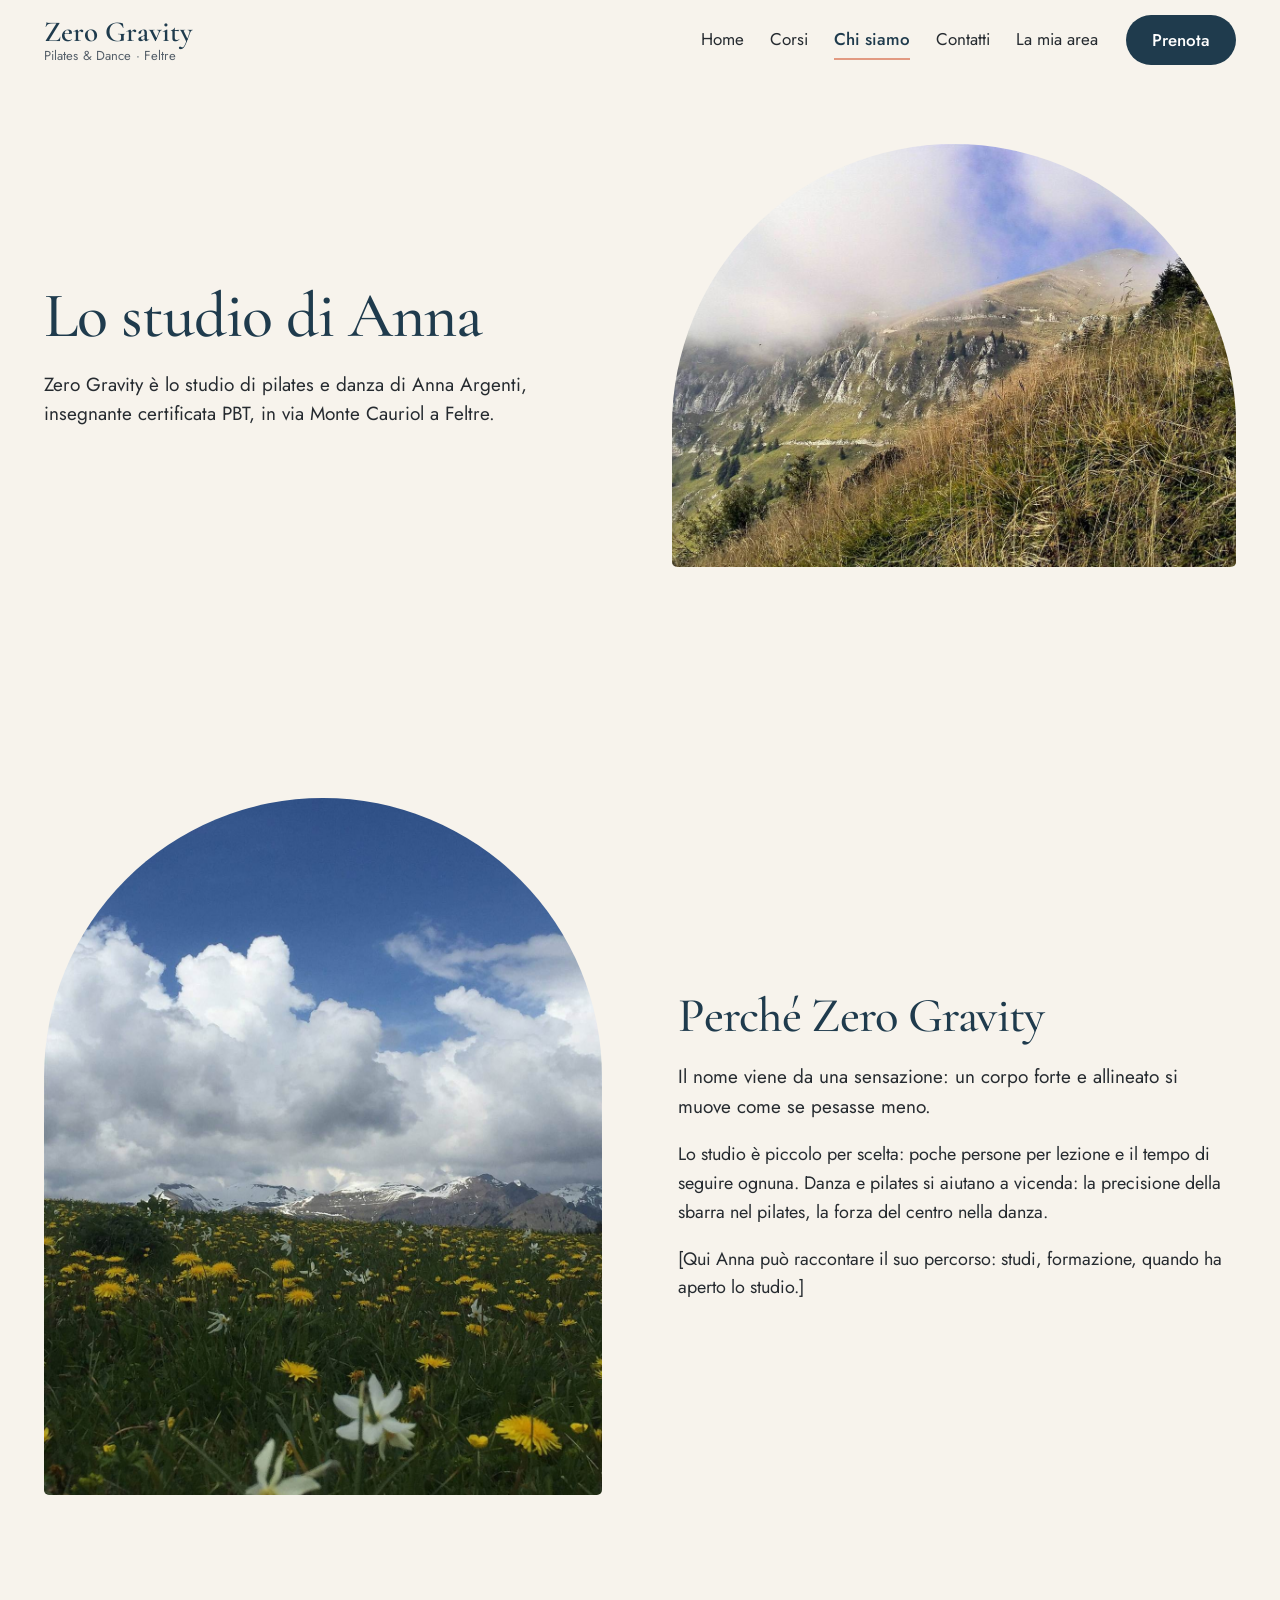
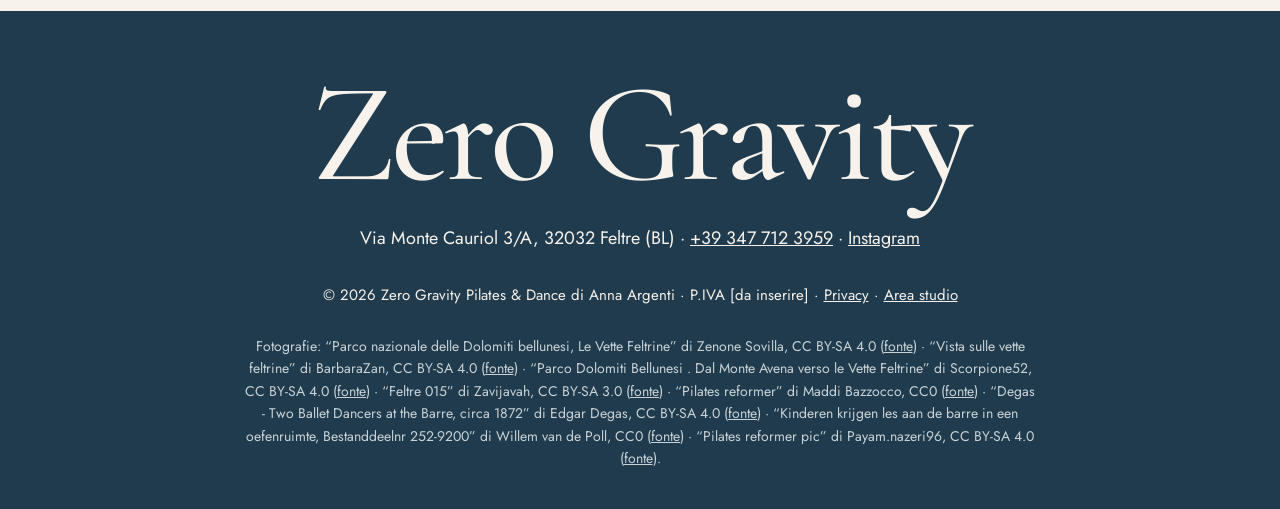
<file: chi-siamo.html>
<!doctype html>
<html lang="it" class="no-js">
<head>
<meta charset="utf-8">
<meta name="viewport" content="width=device-width, initial-scale=1, viewport-fit=cover">
<title>Chi siamo | Zero Gravity Pilates & Dance, Feltre</title>
<meta name="description" content="Zero Gravity è lo studio di pilates e danza di Anna Argenti a Feltre, insegnante certificata PBT.">
<link rel="canonical" href="https://www.zerogravityfeltre.it/chi-siamo">
<meta property="og:title" content="Chi siamo | Zero Gravity Pilates & Dance, Feltre">
<meta property="og:description" content="Zero Gravity è lo studio di pilates e danza di Anna Argenti a Feltre, insegnante certificata PBT.">
<meta property="og:image" content="https://www.zerogravityfeltre.it/img/reformer-studio.jpg">
<meta name="theme-color" content="#1F3B4D">
<link rel="icon" href="img/favicon.svg" type="image/svg+xml">
<link rel="manifest" href="manifest.webmanifest">
<link rel="apple-touch-icon" href="img/icon-192.png">
<meta name="apple-mobile-web-app-title" content="Zero Gravity">
<link rel="preload" href="fonts/jost-latin-400-normal.woff2" as="font" type="font/woff2" crossorigin>
<link rel="preload" href="fonts/cormorant-garamond-latin-500-normal.woff2" as="font" type="font/woff2" crossorigin>
<link rel="stylesheet" href="css/style.css">
<script>document.documentElement.classList.remove('no-js')</script>
</head>
<body>
<div class="demo-bar" data-demo-bar hidden>Versione di prova: lezioni e prenotazioni restano solo su questo dispositivo e non arrivano a nessuno.</div>
<a class="skip" href="#main">Vai al contenuto</a>
<header class="topbar">
  <div class="wrap topbar-in">
    <a class="wordmark" href="index.html" aria-label="Zero Gravity Pilates &amp; Dance, torna alla home">Zero Gravity<span>Pilates &amp; Dance · Feltre</span></a>
    <nav class="topnav" id="menu" aria-label="Principale">
      <div class="topnav-links">
        <a href="index.html">Home</a>
        <a href="corsi.html">Corsi</a>
        <a href="chi-siamo.html" aria-current="page">Chi siamo</a>
        <a href="contatti.html">Contatti</a>
        <a href="area-clienti.html">La mia area</a>
      </div>
      <a class="btn topnav-cta" href="prenota.html">Prenota</a>
      <div class="topnav-extra">
        <a class="btn btn--wa btn--block" href="https://wa.me/393477123959?text=Ciao%20Anna%2C%20ti%20scrivo%20dal%20sito%20di%20Zero%20Gravity." rel="noopener">Scrivi su WhatsApp</a>
        <a class="btn btn--soft btn--block" href="tel:+393477123959">Chiama +39 347 712 3959</a>
      </div>
    </nav>
    <a class="btn btn--small topbar-cta" href="prenota.html">Prenota</a>
    <button class="burger" type="button" aria-expanded="false" aria-controls="menu" aria-label="Apri il menu"><span></span><span></span><span></span></button>
  </div>
</header>
<main id="main">
<section class="page-hero" aria-labelledby="chi-title">
  <div class="page-hero-text">
    <h1 id="chi-title" class="reveal">Lo studio di Anna</h1>
    <p class="lead reveal" style="--d:80ms">Zero Gravity è lo studio di pilates e danza di Anna Argenti, insegnante certificata PBT, in via Monte Cauriol a Feltre.</p>
  </div>
  <figure><img src="img/vette-nebbia.jpg" alt="Le Vette Feltrine tra la nebbia, sopra Feltre" width="1920" height="1080" fetchpriority="high"></figure>
</section>

<section class="section" aria-labelledby="perche-title">
  <div class="wrap split">
    <figure class="arch reveal"><img src="img/avena-prato.jpg" alt="Prato fiorito sul Monte Avena con le montagne sullo sfondo" width="1500" height="2000" loading="lazy"></figure>
    <div>
      <h2 id="perche-title" class="reveal">Perché Zero Gravity</h2>
      <p class="lead reveal" style="--d:80ms">Il nome viene da una sensazione: un corpo forte e allineato si muove come se pesasse meno.</p>
      <p class="reveal" style="--d:140ms">Lo studio è piccolo per scelta: poche persone per lezione e il tempo di seguire ognuna. Danza e pilates si aiutano a vicenda: la precisione della sbarra nel pilates, la forza del centro nella danza.</p>
      <p class="reveal" style="--d:180ms">[Qui Anna può raccontare il suo percorso: studi, formazione, quando ha aperto lo studio.]</p>
    </div>
  </div>
</section>
</main>
<footer class="site-footer site-footer--simple">
  <div class="wrap footer-simple">
    <p class="footer-name" aria-hidden="true">Zero Gravity</p>
    <p>Via Monte Cauriol 3/A, 32032 Feltre (BL) · <a href="tel:+393477123959">+39 347 712 3959</a> · <a href="https://www.instagram.com/zero_gravity_pilates_and_dance/" rel="noopener">Instagram</a></p>
    <p class="small">© <span data-year>2026</span> Zero Gravity Pilates &amp; Dance di Anna Argenti · P.IVA [da inserire] · <a href="privacy.html">Privacy</a> · <a href="studio.html">Area studio</a></p>
  </div>
  <p class="credits">Fotografie: “Parco nazionale delle Dolomiti bellunesi, Le Vette Feltrine” di Zenone Sovilla, CC BY-SA 4.0 (<a href="https://commons.wikimedia.org/w/index.php?curid=91440854" rel="noopener">fonte</a>) · “Vista sulle vette feltrine” di BarbaraZan, CC BY-SA 4.0 (<a href="https://commons.wikimedia.org/w/index.php?curid=193949999" rel="noopener">fonte</a>) · “Parco Dolomiti Bellunesi . Dal Monte Avena verso le Vette Feltrine” di Scorpione52, CC BY-SA 4.0 (<a href="https://commons.wikimedia.org/w/index.php?curid=79649779" rel="noopener">fonte</a>) · “Feltre 015” di Zavijavah, CC BY-SA 3.0 (<a href="https://commons.wikimedia.org/w/index.php?curid=5078667" rel="noopener">fonte</a>) · “Pilates reformer” di Maddi Bazzocco, CC0 (<a href="https://commons.wikimedia.org/w/index.php?curid=77785256" rel="noopener">fonte</a>) · “Degas - Two Ballet Dancers at the Barre, circa 1872” di Edgar Degas, CC BY-SA 4.0 (<a href="https://commons.wikimedia.org/w/index.php?curid=78385907" rel="noopener">fonte</a>) · “Kinderen krijgen les aan de barre in een oefenruimte, Bestanddeelnr 252-9200” di Willem van de Poll, CC0 (<a href="https://commons.wikimedia.org/w/index.php?curid=66651863" rel="noopener">fonte</a>) · “Pilates reformer pic” di Payam.nazeri96, CC BY-SA 4.0 (<a href="https://commons.wikimedia.org/w/index.php?curid=179905146" rel="noopener">fonte</a>).</p>
</footer>
<div class="quickbar" aria-label="Contatti rapidi">
  <a class="btn btn--soft" href="tel:+393477123959">Chiama</a>
  <a class="btn btn--wa" href="https://wa.me/393477123959?text=Ciao%20Anna%2C%20ti%20scrivo%20dal%20sito%20di%20Zero%20Gravity." rel="noopener">WhatsApp</a>
</div>
<div class="toast" role="status" aria-live="polite"></div>
<script src="js/core.js" defer></script>
<script src="js/demo.js" defer></script>
<script src="js/site.js" defer></script>
</body>
</html>
</file>
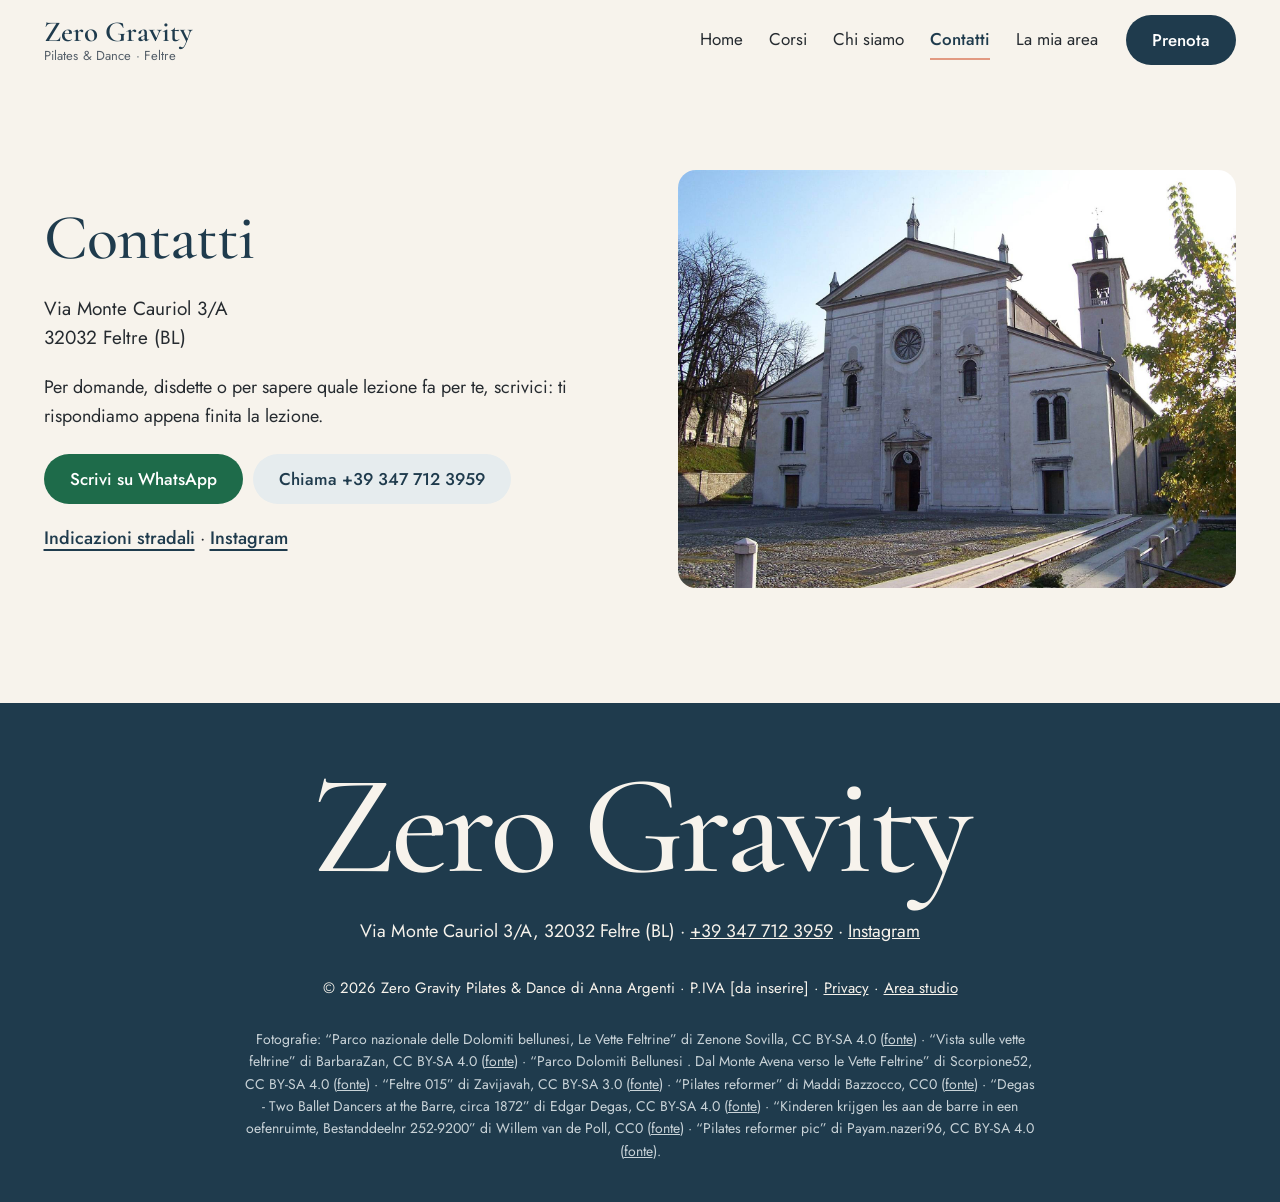
<file: contatti.html>
<!doctype html>
<html lang="it" class="no-js">
<head>
<meta charset="utf-8">
<meta name="viewport" content="width=device-width, initial-scale=1, viewport-fit=cover">
<title>Contatti | Zero Gravity Pilates & Dance, Feltre</title>
<meta name="description" content="Zero Gravity, via Monte Cauriol 3/A, Feltre. Telefono e WhatsApp +39 347 712 3959.">
<link rel="canonical" href="https://www.zerogravityfeltre.it/contatti">
<meta property="og:title" content="Contatti | Zero Gravity Pilates & Dance, Feltre">
<meta property="og:description" content="Zero Gravity, via Monte Cauriol 3/A, Feltre. Telefono e WhatsApp +39 347 712 3959.">
<meta property="og:image" content="https://www.zerogravityfeltre.it/img/reformer-studio.jpg">
<meta name="theme-color" content="#1F3B4D">
<link rel="icon" href="img/favicon.svg" type="image/svg+xml">
<link rel="manifest" href="manifest.webmanifest">
<link rel="apple-touch-icon" href="img/icon-192.png">
<meta name="apple-mobile-web-app-title" content="Zero Gravity">
<link rel="preload" href="fonts/jost-latin-400-normal.woff2" as="font" type="font/woff2" crossorigin>
<link rel="preload" href="fonts/cormorant-garamond-latin-500-normal.woff2" as="font" type="font/woff2" crossorigin>
<link rel="stylesheet" href="css/style.css">
<script>document.documentElement.classList.remove('no-js')</script>
</head>
<body>
<div class="demo-bar" data-demo-bar hidden>Versione di prova: lezioni e prenotazioni restano solo su questo dispositivo e non arrivano a nessuno.</div>
<a class="skip" href="#main">Vai al contenuto</a>
<header class="topbar">
  <div class="wrap topbar-in">
    <a class="wordmark" href="index.html" aria-label="Zero Gravity Pilates &amp; Dance, torna alla home">Zero Gravity<span>Pilates &amp; Dance · Feltre</span></a>
    <nav class="topnav" id="menu" aria-label="Principale">
      <div class="topnav-links">
        <a href="index.html">Home</a>
        <a href="corsi.html">Corsi</a>
        <a href="chi-siamo.html">Chi siamo</a>
        <a href="contatti.html" aria-current="page">Contatti</a>
        <a href="area-clienti.html">La mia area</a>
      </div>
      <a class="btn topnav-cta" href="prenota.html">Prenota</a>
      <div class="topnav-extra">
        <a class="btn btn--wa btn--block" href="https://wa.me/393477123959?text=Ciao%20Anna%2C%20ti%20scrivo%20dal%20sito%20di%20Zero%20Gravity." rel="noopener">Scrivi su WhatsApp</a>
        <a class="btn btn--soft btn--block" href="tel:+393477123959">Chiama +39 347 712 3959</a>
      </div>
    </nav>
    <a class="btn btn--small topbar-cta" href="prenota.html">Prenota</a>
    <button class="burger" type="button" aria-expanded="false" aria-controls="menu" aria-label="Apri il menu"><span></span><span></span><span></span></button>
  </div>
</header>
<main id="main">
<section class="section" style="padding-top:clamp(48px,7vw,104px)" aria-labelledby="contatti-title">
  <div class="wrap split">
    <div>
      <h1 id="contatti-title" class="reveal">Contatti</h1>
      <address class="lead reveal" style="--d:80ms;font-style:normal;margin-top:24px">Via Monte Cauriol 3/A<br>32032 Feltre (BL)</address>
      <p class="reveal" style="--d:120ms;margin-top:20px">Per domande, disdette o per sapere quale lezione fa per te, scrivici: ti rispondiamo appena finita la lezione.</p>
      <div class="contact-actions reveal" style="--d:160ms">
        <a class="btn btn--wa" href="https://wa.me/393477123959?text=Ciao%20Anna%2C%20ti%20scrivo%20dal%20sito%20di%20Zero%20Gravity." rel="noopener">Scrivi su WhatsApp</a>
        <a class="btn btn--soft" href="tel:+393477123959">Chiama +39 347 712 3959</a>
      </div>
      <p class="reveal" style="--d:200ms;margin-top:20px"><a class="link" href="https://maps.google.com/?daddr=Via+Monte+Cauriol+3A+32032+Feltre" rel="noopener">Indicazioni stradali</a> · <a class="link" href="https://www.instagram.com/zero_gravity_pilates_and_dance/" rel="noopener">Instagram</a></p>
    </div>
    <figure class="reveal contact-photo"><img src="img/feltre-duomo.jpg" alt="Una chiesa nel centro di Feltre in autunno" width="1920" height="1440" loading="lazy"></figure>
  </div>
</section>
</main>
<footer class="site-footer site-footer--simple">
  <div class="wrap footer-simple">
    <p class="footer-name" aria-hidden="true">Zero Gravity</p>
    <p>Via Monte Cauriol 3/A, 32032 Feltre (BL) · <a href="tel:+393477123959">+39 347 712 3959</a> · <a href="https://www.instagram.com/zero_gravity_pilates_and_dance/" rel="noopener">Instagram</a></p>
    <p class="small">© <span data-year>2026</span> Zero Gravity Pilates &amp; Dance di Anna Argenti · P.IVA [da inserire] · <a href="privacy.html">Privacy</a> · <a href="studio.html">Area studio</a></p>
  </div>
  <p class="credits">Fotografie: “Parco nazionale delle Dolomiti bellunesi, Le Vette Feltrine” di Zenone Sovilla, CC BY-SA 4.0 (<a href="https://commons.wikimedia.org/w/index.php?curid=91440854" rel="noopener">fonte</a>) · “Vista sulle vette feltrine” di BarbaraZan, CC BY-SA 4.0 (<a href="https://commons.wikimedia.org/w/index.php?curid=193949999" rel="noopener">fonte</a>) · “Parco Dolomiti Bellunesi . Dal Monte Avena verso le Vette Feltrine” di Scorpione52, CC BY-SA 4.0 (<a href="https://commons.wikimedia.org/w/index.php?curid=79649779" rel="noopener">fonte</a>) · “Feltre 015” di Zavijavah, CC BY-SA 3.0 (<a href="https://commons.wikimedia.org/w/index.php?curid=5078667" rel="noopener">fonte</a>) · “Pilates reformer” di Maddi Bazzocco, CC0 (<a href="https://commons.wikimedia.org/w/index.php?curid=77785256" rel="noopener">fonte</a>) · “Degas - Two Ballet Dancers at the Barre, circa 1872” di Edgar Degas, CC BY-SA 4.0 (<a href="https://commons.wikimedia.org/w/index.php?curid=78385907" rel="noopener">fonte</a>) · “Kinderen krijgen les aan de barre in een oefenruimte, Bestanddeelnr 252-9200” di Willem van de Poll, CC0 (<a href="https://commons.wikimedia.org/w/index.php?curid=66651863" rel="noopener">fonte</a>) · “Pilates reformer pic” di Payam.nazeri96, CC BY-SA 4.0 (<a href="https://commons.wikimedia.org/w/index.php?curid=179905146" rel="noopener">fonte</a>).</p>
</footer>
<div class="quickbar" aria-label="Contatti rapidi">
  <a class="btn btn--soft" href="tel:+393477123959">Chiama</a>
  <a class="btn btn--wa" href="https://wa.me/393477123959?text=Ciao%20Anna%2C%20ti%20scrivo%20dal%20sito%20di%20Zero%20Gravity." rel="noopener">WhatsApp</a>
</div>
<div class="toast" role="status" aria-live="polite"></div>
<script src="js/core.js" defer></script>
<script src="js/demo.js" defer></script>
<script src="js/site.js" defer></script>
</body>
</html>
</file>
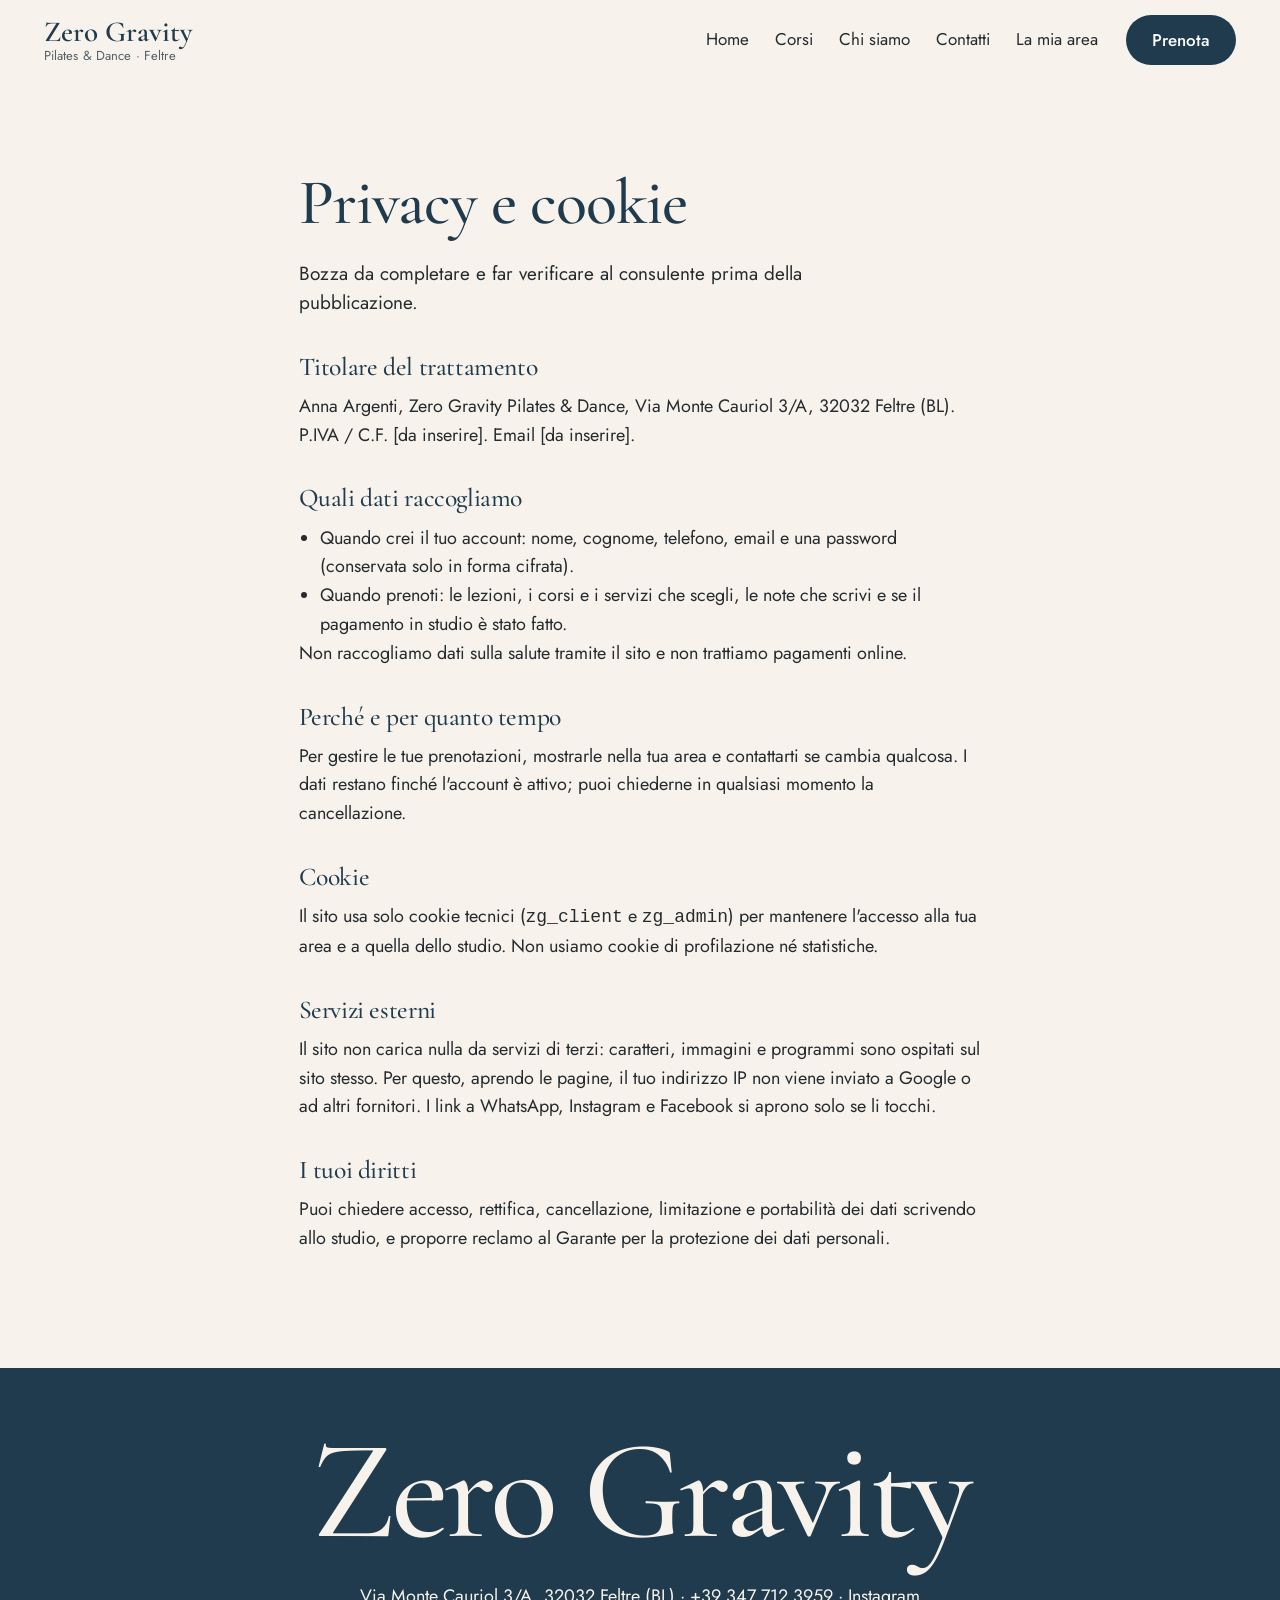
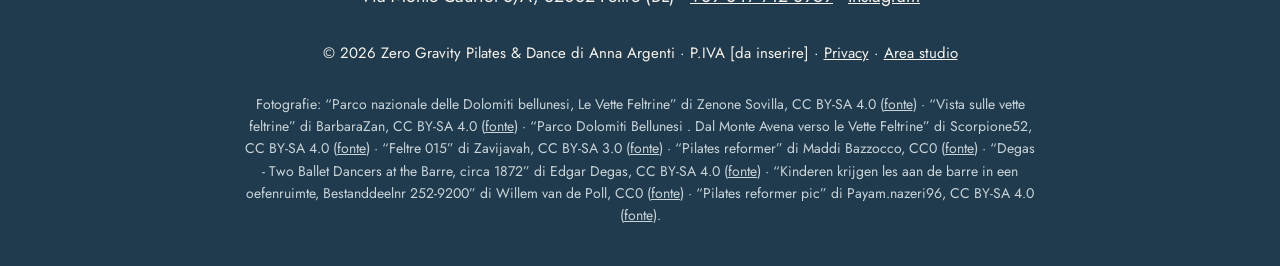
<file: privacy.html>
<!doctype html>
<html lang="it" class="no-js">
<head>
<meta charset="utf-8">
<meta name="viewport" content="width=device-width, initial-scale=1, viewport-fit=cover">
<title>Privacy e cookie | Zero Gravity Pilates & Dance</title>
<meta name="description" content="Informativa privacy e cookie del sito di Zero Gravity Pilates & Dance, Feltre.">
<link rel="canonical" href="https://www.zerogravityfeltre.it/privacy">
<meta property="og:title" content="Privacy e cookie | Zero Gravity Pilates & Dance">
<meta property="og:description" content="Informativa privacy e cookie del sito di Zero Gravity Pilates & Dance, Feltre.">
<meta property="og:image" content="https://www.zerogravityfeltre.it/img/reformer-studio.jpg">
<meta name="theme-color" content="#1F3B4D">
<link rel="icon" href="img/favicon.svg" type="image/svg+xml">
<link rel="manifest" href="manifest.webmanifest">
<link rel="apple-touch-icon" href="img/icon-192.png">
<meta name="apple-mobile-web-app-title" content="Zero Gravity">
<link rel="preload" href="fonts/jost-latin-400-normal.woff2" as="font" type="font/woff2" crossorigin>
<link rel="preload" href="fonts/cormorant-garamond-latin-500-normal.woff2" as="font" type="font/woff2" crossorigin>
<link rel="stylesheet" href="css/style.css">
<script>document.documentElement.classList.remove('no-js')</script>
</head>
<body>
<div class="demo-bar" data-demo-bar hidden>Versione di prova: lezioni e prenotazioni restano solo su questo dispositivo e non arrivano a nessuno.</div>
<a class="skip" href="#main">Vai al contenuto</a>
<header class="topbar">
  <div class="wrap topbar-in">
    <a class="wordmark" href="index.html" aria-label="Zero Gravity Pilates &amp; Dance, torna alla home">Zero Gravity<span>Pilates &amp; Dance · Feltre</span></a>
    <nav class="topnav" id="menu" aria-label="Principale">
      <div class="topnav-links">
        <a href="index.html">Home</a>
        <a href="corsi.html">Corsi</a>
        <a href="chi-siamo.html">Chi siamo</a>
        <a href="contatti.html">Contatti</a>
        <a href="area-clienti.html">La mia area</a>
      </div>
      <a class="btn topnav-cta" href="prenota.html">Prenota</a>
      <div class="topnav-extra">
        <a class="btn btn--wa btn--block" href="https://wa.me/393477123959?text=Ciao%20Anna%2C%20ti%20scrivo%20dal%20sito%20di%20Zero%20Gravity." rel="noopener">Scrivi su WhatsApp</a>
        <a class="btn btn--soft btn--block" href="tel:+393477123959">Chiama +39 347 712 3959</a>
      </div>
    </nav>
    <a class="btn btn--small topbar-cta" href="prenota.html">Prenota</a>
    <button class="burger" type="button" aria-expanded="false" aria-controls="menu" aria-label="Apri il menu"><span></span><span></span><span></span></button>
  </div>
</header>
<main id="main">
<section class="section" style="padding-top:clamp(48px,7vw,104px)" aria-labelledby="privacy-title">
  <div class="wrap prose">
    <h1 id="privacy-title">Privacy e cookie</h1>
    <p class="lead" style="margin-top:24px">Bozza da completare e far verificare al consulente prima della pubblicazione.</p>
    <h2>Titolare del trattamento</h2>
    <p>Anna Argenti, Zero Gravity Pilates &amp; Dance, Via Monte Cauriol 3/A, 32032 Feltre (BL). P.IVA / C.F. [da inserire]. Email [da inserire].</p>
    <h2>Quali dati raccogliamo</h2>
    <ul>
      <li>Quando crei il tuo account: nome, cognome, telefono, email e una password (conservata solo in forma cifrata).</li>
      <li>Quando prenoti: le lezioni, i corsi e i servizi che scegli, le note che scrivi e se il pagamento in studio è stato fatto.</li>
    </ul>
    <p>Non raccogliamo dati sulla salute tramite il sito e non trattiamo pagamenti online.</p>
    <h2>Perché e per quanto tempo</h2>
    <p>Per gestire le tue prenotazioni, mostrarle nella tua area e contattarti se cambia qualcosa. I dati restano finché l'account è attivo; puoi chiederne in qualsiasi momento la cancellazione.</p>
    <h2>Cookie</h2>
    <p>Il sito usa solo cookie tecnici (<code>zg_client</code> e <code>zg_admin</code>) per mantenere l'accesso alla tua area e a quella dello studio. Non usiamo cookie di profilazione né statistiche.</p>
    <h2>Servizi esterni</h2>
    <p>Il sito non carica nulla da servizi di terzi: caratteri, immagini e programmi sono ospitati sul sito stesso. Per questo, aprendo le pagine, il tuo indirizzo IP non viene inviato a Google o ad altri fornitori. I link a WhatsApp, Instagram e Facebook si aprono solo se li tocchi.</p>
    <h2>I tuoi diritti</h2>
    <p>Puoi chiedere accesso, rettifica, cancellazione, limitazione e portabilità dei dati scrivendo allo studio, e proporre reclamo al Garante per la protezione dei dati personali.</p>
  </div>
</section>
</main>
<footer class="site-footer site-footer--simple">
  <div class="wrap footer-simple">
    <p class="footer-name" aria-hidden="true">Zero Gravity</p>
    <p>Via Monte Cauriol 3/A, 32032 Feltre (BL) · <a href="tel:+393477123959">+39 347 712 3959</a> · <a href="https://www.instagram.com/zero_gravity_pilates_and_dance/" rel="noopener">Instagram</a></p>
    <p class="small">© <span data-year>2026</span> Zero Gravity Pilates &amp; Dance di Anna Argenti · P.IVA [da inserire] · <a href="privacy.html">Privacy</a> · <a href="studio.html">Area studio</a></p>
  </div>
  <p class="credits">Fotografie: “Parco nazionale delle Dolomiti bellunesi, Le Vette Feltrine” di Zenone Sovilla, CC BY-SA 4.0 (<a href="https://commons.wikimedia.org/w/index.php?curid=91440854" rel="noopener">fonte</a>) · “Vista sulle vette feltrine” di BarbaraZan, CC BY-SA 4.0 (<a href="https://commons.wikimedia.org/w/index.php?curid=193949999" rel="noopener">fonte</a>) · “Parco Dolomiti Bellunesi . Dal Monte Avena verso le Vette Feltrine” di Scorpione52, CC BY-SA 4.0 (<a href="https://commons.wikimedia.org/w/index.php?curid=79649779" rel="noopener">fonte</a>) · “Feltre 015” di Zavijavah, CC BY-SA 3.0 (<a href="https://commons.wikimedia.org/w/index.php?curid=5078667" rel="noopener">fonte</a>) · “Pilates reformer” di Maddi Bazzocco, CC0 (<a href="https://commons.wikimedia.org/w/index.php?curid=77785256" rel="noopener">fonte</a>) · “Degas - Two Ballet Dancers at the Barre, circa 1872” di Edgar Degas, CC BY-SA 4.0 (<a href="https://commons.wikimedia.org/w/index.php?curid=78385907" rel="noopener">fonte</a>) · “Kinderen krijgen les aan de barre in een oefenruimte, Bestanddeelnr 252-9200” di Willem van de Poll, CC0 (<a href="https://commons.wikimedia.org/w/index.php?curid=66651863" rel="noopener">fonte</a>) · “Pilates reformer pic” di Payam.nazeri96, CC BY-SA 4.0 (<a href="https://commons.wikimedia.org/w/index.php?curid=179905146" rel="noopener">fonte</a>).</p>
</footer>
<div class="quickbar" aria-label="Contatti rapidi">
  <a class="btn btn--soft" href="tel:+393477123959">Chiama</a>
  <a class="btn btn--wa" href="https://wa.me/393477123959?text=Ciao%20Anna%2C%20ti%20scrivo%20dal%20sito%20di%20Zero%20Gravity." rel="noopener">WhatsApp</a>
</div>
<div class="toast" role="status" aria-live="polite"></div>
<script src="js/core.js" defer></script>
<script src="js/demo.js" defer></script>
<script src="js/site.js" defer></script>
</body>
</html>
</file>
<file: css/style.css>
/* Zero Gravity Pilates & Dance — foglio di stile
   Colori e caratteri dal brief: avorio, grafite, blu notte, salvia, corallo, nebbia; Cormorant Garamond + Jost. */

/* Caratteri ospitati dal sito stesso (niente Google Fonts: nessun dato dei visitatori va a Google).
   Cormorant Garamond e Jost, licenza SIL Open Font License 1.1 (vedi fonts/OFL-*.txt). */
@font-face { font-family: "Cormorant Garamond"; font-style: normal; font-weight: 500; font-display: swap; src: url("../fonts/cormorant-garamond-latin-500-normal.woff2") format("woff2"); unicode-range: U+0000-00FF, U+0131, U+0152-0153, U+02BB-02BC, U+02C6, U+02DA, U+02DC, U+0304, U+0308, U+0329, U+2000-206F, U+20AC, U+2122, U+2191, U+2193, U+2212, U+2215, U+FEFF, U+FFFD; }
@font-face { font-family: "Cormorant Garamond"; font-style: normal; font-weight: 500; font-display: swap; src: url("../fonts/cormorant-garamond-latin-ext-500-normal.woff2") format("woff2"); unicode-range: U+0100-02BA, U+02BD-02C5, U+02C7-02CC, U+02CE-02D7, U+02DD-02FF, U+0304, U+0308, U+0329, U+1D00-1DBF, U+1E00-1E9F, U+1EF2-1EFF, U+2020, U+20A0-20AB, U+20AD-20C0, U+2113, U+2C60-2C7F, U+A720-A7FF; }
@font-face { font-family: "Cormorant Garamond"; font-style: normal; font-weight: 600; font-display: swap; src: url("../fonts/cormorant-garamond-latin-600-normal.woff2") format("woff2"); unicode-range: U+0000-00FF, U+0131, U+0152-0153, U+02BB-02BC, U+02C6, U+02DA, U+02DC, U+0304, U+0308, U+0329, U+2000-206F, U+20AC, U+2122, U+2191, U+2193, U+2212, U+2215, U+FEFF, U+FFFD; }
@font-face { font-family: "Cormorant Garamond"; font-style: normal; font-weight: 600; font-display: swap; src: url("../fonts/cormorant-garamond-latin-ext-600-normal.woff2") format("woff2"); unicode-range: U+0100-02BA, U+02BD-02C5, U+02C7-02CC, U+02CE-02D7, U+02DD-02FF, U+0304, U+0308, U+0329, U+1D00-1DBF, U+1E00-1E9F, U+1EF2-1EFF, U+2020, U+20A0-20AB, U+20AD-20C0, U+2113, U+2C60-2C7F, U+A720-A7FF; }
@font-face { font-family: "Jost"; font-style: normal; font-weight: 400; font-display: swap; src: url("../fonts/jost-latin-400-normal.woff2") format("woff2"); unicode-range: U+0000-00FF, U+0131, U+0152-0153, U+02BB-02BC, U+02C6, U+02DA, U+02DC, U+0304, U+0308, U+0329, U+2000-206F, U+20AC, U+2122, U+2191, U+2193, U+2212, U+2215, U+FEFF, U+FFFD; }
@font-face { font-family: "Jost"; font-style: normal; font-weight: 400; font-display: swap; src: url("../fonts/jost-latin-ext-400-normal.woff2") format("woff2"); unicode-range: U+0100-02BA, U+02BD-02C5, U+02C7-02CC, U+02CE-02D7, U+02DD-02FF, U+0304, U+0308, U+0329, U+1D00-1DBF, U+1E00-1E9F, U+1EF2-1EFF, U+2020, U+20A0-20AB, U+20AD-20C0, U+2113, U+2C60-2C7F, U+A720-A7FF; }
@font-face { font-family: "Jost"; font-style: normal; font-weight: 500; font-display: swap; src: url("../fonts/jost-latin-500-normal.woff2") format("woff2"); unicode-range: U+0000-00FF, U+0131, U+0152-0153, U+02BB-02BC, U+02C6, U+02DA, U+02DC, U+0304, U+0308, U+0329, U+2000-206F, U+20AC, U+2122, U+2191, U+2193, U+2212, U+2215, U+FEFF, U+FFFD; }
@font-face { font-family: "Jost"; font-style: normal; font-weight: 500; font-display: swap; src: url("../fonts/jost-latin-ext-500-normal.woff2") format("woff2"); unicode-range: U+0100-02BA, U+02BD-02C5, U+02C7-02CC, U+02CE-02D7, U+02DD-02FF, U+0304, U+0308, U+0329, U+1D00-1DBF, U+1E00-1E9F, U+1EF2-1EFF, U+2020, U+20A0-20AB, U+20AD-20C0, U+2113, U+2C60-2C7F, U+A720-A7FF; }
@font-face { font-family: "Jost"; font-style: normal; font-weight: 600; font-display: swap; src: url("../fonts/jost-latin-600-normal.woff2") format("woff2"); unicode-range: U+0000-00FF, U+0131, U+0152-0153, U+02BB-02BC, U+02C6, U+02DA, U+02DC, U+0304, U+0308, U+0329, U+2000-206F, U+20AC, U+2122, U+2191, U+2193, U+2212, U+2215, U+FEFF, U+FFFD; }
@font-face { font-family: "Jost"; font-style: normal; font-weight: 600; font-display: swap; src: url("../fonts/jost-latin-ext-600-normal.woff2") format("woff2"); unicode-range: U+0100-02BA, U+02BD-02C5, U+02C7-02CC, U+02CE-02D7, U+02DD-02FF, U+0304, U+0308, U+0329, U+1D00-1DBF, U+1E00-1E9F, U+1EF2-1EFF, U+2020, U+20A0-20AB, U+20AD-20C0, U+2113, U+2C60-2C7F, U+A720-A7FF; }

:root {
  --avorio: #F7F3EC;
  --grafite: #262B30;
  --blu: #1F3B4D;
  --blu-scuro: #16303F;
  --salvia: #9DB4A5;
  --salvia-chiara: #DCE6DF;
  --corallo: #E29A82;
  --corallo-chiaro: #F6DDD3;
  --nebbia: #E6ECEE;
  --sabbia: #EDE6DA;
  --bianco: #FFFDF9;
  --muted: #56606A;

  --f-display: "Cormorant Garamond", "Times New Roman", serif;
  --f-text: "Jost", "Helvetica Neue", Arial, sans-serif;

  --fs-hero: clamp(48px, 6.6vw, 100px);
  --fs-h1: clamp(42px, 5vw, 72px);
  --fs-h2: clamp(34px, 3.8vw, 54px);
  --fs-h3: clamp(24px, 2vw, 30px);
  --fs-body: 18px;
  --fs-small: 15px;

  --gutter: clamp(16px, 3.4vw, 48px);
  --band: clamp(72px, 9vw, 136px);
  --max: 1320px;
  --radius: 18px;
  --arch: 999px 999px 18px 18px;
  --ease: cubic-bezier(.2, .7, .1, 1);
}
@media (max-width: 640px) { :root { --fs-body: 17px; } }

/* ---------- base ---------- */

*, *::before, *::after { box-sizing: border-box; }
[hidden] { display: none !important; }
html { -webkit-text-size-adjust: 100%; scroll-behavior: smooth; scroll-padding-top: 96px; }
body {
  margin: 0; background: var(--avorio); color: var(--grafite);
  font-family: var(--f-text); font-size: var(--fs-body); line-height: 1.6;
  -webkit-font-smoothing: antialiased; overflow-x: hidden;
}
body.menu-open { overflow: hidden; }
img { display: block; max-width: 100%; height: auto; }
a { color: inherit; }
h1, h2, h3 { font-family: var(--f-display); font-weight: 500; line-height: 1.02; letter-spacing: -0.015em; color: var(--blu); margin: 0; text-wrap: balance; }
h1 { font-size: var(--fs-h1); }
h2 { font-size: var(--fs-h2); }
h3 { font-size: var(--fs-h3); line-height: 1.1; }
p { margin: 0 0 1em; }
p:last-child { margin-bottom: 0; }
ul, ol { margin: 0; }
::selection { background: var(--salvia); color: var(--grafite); }
:focus-visible { outline: 3px solid var(--corallo); outline-offset: 3px; border-radius: 4px; }
.skip { position: absolute; left: 12px; top: -60px; background: var(--blu); color: #fff; padding: 12px 18px; z-index: 100; border-radius: 999px; }
.skip:focus { top: 12px; }

.wrap { width: 100%; max-width: var(--max); margin-inline: auto; padding-inline: var(--gutter); }
.lead { font-size: clamp(19px, 1.45vw, 22px); line-height: 1.55; max-width: 54ch; }
.small { font-size: var(--fs-small); }
.muted { color: var(--muted); }
.loading, .empty { color: var(--muted); }

/* ---------- pulsanti e link ---------- */

.btn {
  display: inline-flex; align-items: center; justify-content: center; gap: 10px;
  min-height: 50px; padding: 0 26px; border-radius: 999px; border: 0;
  background: var(--blu); color: #fff; font: 500 17px/1.1 var(--f-text);
  text-decoration: none; text-align: center; cursor: pointer;
  transition: background-color .2s, transform .2s var(--ease), box-shadow .2s;
}
.btn:hover { background: var(--blu-scuro); transform: translateY(-1px); }
.btn:active { transform: none; }
.btn[disabled] { opacity: .5; cursor: not-allowed; transform: none; }
.btn--big { min-height: 58px; padding: 0 32px; font-size: 18px; }
.btn--small { min-height: 42px; padding: 0 18px; font-size: 15px; }
.btn--block { width: 100%; }
.btn--soft { background: var(--nebbia); color: var(--blu); }
.btn--soft:hover { background: var(--salvia-chiara); }
.btn--wa { background: #1E6B4A; }
.btn--wa:hover { background: #17573C; }
.btn--off { background: var(--sabbia); color: var(--muted); cursor: default; }
.btn--off:hover { background: var(--sabbia); transform: none; }

.link { color: var(--blu); font-weight: 500; text-decoration: underline; text-decoration-thickness: 1.5px; text-underline-offset: 5px; transition: text-underline-offset .2s; }
.link:hover { text-underline-offset: 2px; }
.textbtn { background: none; border: 0; padding: 6px 0; min-height: 40px; font: 500 15px var(--f-text); color: var(--blu); text-decoration: underline; text-underline-offset: 4px; cursor: pointer; }
.textbtn:hover { color: var(--grafite); }

/* ---------- intestazione ---------- */

.demo-bar { background: var(--corallo); color: var(--grafite); text-align: center; font-size: 15px; font-weight: 500; padding: 8px 16px; }

.topbar { position: sticky; top: 0; z-index: 50; background: var(--avorio); transition: box-shadow .25s; }
.topbar.is-scrolled { box-shadow: 0 1px 0 rgba(31, 59, 77, .08), 0 8px 24px rgba(31, 59, 77, .06); }
.topbar-in { display: flex; align-items: center; gap: 24px; min-height: 80px; }
.wordmark { font-family: var(--f-display); font-weight: 600; font-size: 29px; line-height: .9; color: var(--blu); text-decoration: none; white-space: nowrap; margin-right: auto; }
.wordmark span { display: block; font-family: var(--f-text); font-weight: 400; font-size: 13px; color: var(--muted); margin-top: 5px; letter-spacing: .01em; }
.topnav { display: flex; align-items: center; gap: 28px; }
.topnav-links { display: flex; gap: 26px; }
.topnav-links a { position: relative; text-decoration: none; font-size: 17px; padding: 8px 0; }
.topnav-links a::after { content: ""; position: absolute; left: 0; right: 0; bottom: 2px; height: 2px; background: var(--corallo); transform: scaleX(0); transform-origin: left; transition: transform .3s var(--ease); }
.topnav-links a:hover::after, .topnav-links a[aria-current="page"]::after { transform: scaleX(1); }
.topnav-links a[aria-current="page"] { color: var(--blu); font-weight: 500; }
.topnav-cta.is-current { background: var(--blu-scuro); }
.topnav-extra, .topbar-cta, .burger { display: none; }

.burger { width: 48px; height: 48px; border: 0; border-radius: 999px; background: var(--nebbia); cursor: pointer; position: relative; flex: none; }
.burger span { position: absolute; left: 14px; right: 14px; height: 2px; background: var(--blu); border-radius: 2px; transition: transform .3s var(--ease), opacity .2s; }
.burger span:nth-child(1) { top: 17px; }
.burger span:nth-child(2) { top: 23px; }
.burger span:nth-child(3) { top: 29px; }
.menu-open .burger span:nth-child(1) { transform: translateY(6px) rotate(45deg); }
.menu-open .burger span:nth-child(2) { opacity: 0; }
.menu-open .burger span:nth-child(3) { transform: translateY(-6px) rotate(-45deg); }

@media (max-width: 960px) {
  .topbar-in { min-height: 68px; gap: 10px; }
  .wordmark { font-size: 25px; }
  .topbar-cta, .burger { display: inline-flex; }
  .topnav {
    position: fixed; inset: var(--menu-top, 68px) 0 0; z-index: 49; background: var(--avorio);
    flex-direction: column; align-items: stretch; gap: 0; padding: 12px var(--gutter) 32px; overflow-y: auto;
    opacity: 0; visibility: hidden; transform: translateY(-10px);
    transition: opacity .25s var(--ease), transform .25s var(--ease), visibility 0s .25s;
  }
  .menu-open .topnav { opacity: 1; visibility: visible; transform: none; transition-delay: 0s; }
  .topnav-links { flex-direction: column; gap: 0; }
  .topnav-links a { font-family: var(--f-display); font-size: 40px; color: var(--blu); padding: 10px 0; border-bottom: 1px solid var(--sabbia); }
  .topnav-links a::after { display: none; }
  .topnav-links a[aria-current="page"] { color: var(--corallo); }
  .topnav-cta { margin-top: 24px; min-height: 58px; font-size: 18px; }
  .topnav-extra { display: grid; gap: 10px; margin-top: 12px; }
}
@media (max-width: 400px) { .wordmark span { display: none; } }

/* ---------- blocchi di pagina ---------- */

.band { padding-block: var(--band); }
.band--tight { padding-top: 24px; }
.band--fog { background: var(--nebbia); }
.band-head { display: flex; justify-content: space-between; align-items: baseline; gap: 16px; flex-wrap: wrap; margin-bottom: 36px; }
.page-top { padding: clamp(40px, 6vw, 88px) 0 clamp(24px, 3vw, 40px); }
.page-top .lead { margin-top: 18px; }

/* home: apertura */
.hero { padding: clamp(24px, 4vw, 56px) 0 var(--band); }
.hero-grid { display: grid; grid-template-columns: 6fr 5fr; gap: clamp(32px, 5vw, 80px); align-items: center; }
.hero h1 { font-size: var(--fs-hero); line-height: .95; }
.hero .lead { margin-top: 26px; }
.hero-actions { display: flex; gap: 24px; align-items: center; flex-wrap: wrap; margin-top: 36px; }
.hero-figure { margin: 0; aspect-ratio: 4 / 5; border-radius: var(--arch); overflow: hidden; background: var(--nebbia); }
.hero-figure img { width: 100%; height: 100%; object-fit: cover; object-position: 60% center; animation: drift 24s ease-in-out infinite alternate; }
@keyframes drift { from { transform: scale(1.04); } to { transform: scale(1.1) translate(-1.5%, -1%); } }
@media (max-width: 860px) {
  .hero-grid { grid-template-columns: 1fr; }
  .hero-figure { order: -1; aspect-ratio: 5 / 4; border-radius: 240px 240px 18px 18px; }
}

/* home: prossime lezioni come cartellini */
.next-grid { display: grid; grid-template-columns: repeat(3, minmax(0, 1fr)); gap: 16px; }
.slot-card {
  display: flex; gap: 18px; align-items: center; padding: 18px; background: var(--bianco); border-radius: var(--radius);
  text-decoration: none; color: inherit; transition: transform .25s var(--ease), box-shadow .25s;
}
.slot-card:hover { transform: translateY(-3px); box-shadow: 0 14px 30px rgba(31, 59, 77, .10); }
.slot-card.is-full { opacity: .65; }
.date-badge { flex: none; width: 66px; padding: 8px 0; border-radius: 14px; background: var(--blu); color: #fff; display: grid; justify-items: center; line-height: 1.1; }
.date-badge small { font-size: 13px; text-transform: lowercase; opacity: .85; }
.date-badge b { font-family: var(--f-display); font-size: 32px; font-weight: 500; line-height: 1; }
.slot-card-body { display: grid; gap: 2px; min-width: 0; }
.slot-card-time { font-weight: 600; font-size: 19px; color: var(--blu); }
.slot-card-title { font-weight: 500; overflow: hidden; text-overflow: ellipsis; white-space: nowrap; }
@media (max-width: 960px) { .next-grid { grid-template-columns: 1fr 1fr; } }
@media (max-width: 600px) { .next-grid { grid-template-columns: 1fr; } }

/* home: come si prenota */
.how { list-style: none; padding: 0; counter-reset: how; display: grid; grid-template-columns: repeat(3, minmax(0, 1fr)); gap: 20px; margin-top: 36px; }
.how li { counter-increment: how; background: var(--bianco); border-radius: var(--radius); padding: 28px; display: grid; gap: 8px; align-content: start; }
.how li::before { content: counter(how); display: grid; place-items: center; width: 44px; height: 44px; border-radius: 999px; background: var(--corallo-chiaro); color: var(--blu); font-family: var(--f-display); font-size: 26px; margin-bottom: 8px; }
.how b { font-family: var(--f-display); font-weight: 500; font-size: var(--fs-h3); color: var(--blu); line-height: 1.1; }
@media (max-width: 860px) { .how { grid-template-columns: 1fr; } }

/* schede dei corsi */
.course-grid { display: grid; grid-template-columns: repeat(3, minmax(0, 1fr)); gap: 20px; }
.course-card { position: relative; background: var(--bianco); border-radius: var(--radius); padding: 30px 28px 28px; display: flex; flex-direction: column; gap: 14px; overflow: hidden; }
.course-card::before { content: ""; position: absolute; inset: 0 0 auto; height: 8px; background: var(--tone, var(--salvia)); }
.tone-1 { --tone: var(--salvia); } .tone-2 { --tone: var(--corallo); } .tone-3 { --tone: var(--blu); } .tone-4 { --tone: #C9B48F; }
.course-desc { color: var(--grafite); }
.course-facts { display: flex; flex-wrap: wrap; gap: 8px; margin: 0; }
.course-facts span { background: var(--nebbia); border-radius: 999px; padding: 4px 12px; font-size: var(--fs-small); }
.course-next { margin-top: auto; }
.course-next ul { list-style: none; padding: 0; margin-top: 6px; display: grid; gap: 4px; font-size: 16px; }
.course-next li::before { content: "·"; color: var(--corallo); font-weight: 700; margin-right: 8px; }
@media (max-width: 960px) { .course-grid { grid-template-columns: 1fr 1fr; } }
@media (max-width: 640px) { .course-grid { grid-template-columns: 1fr; } }

.two-cards { display: grid; grid-template-columns: 1fr 1fr; gap: 24px; }
.two-card img { width: 100%; aspect-ratio: 4 / 3; object-fit: cover; border-radius: var(--arch); }
.two-card h3 { margin: 20px 0 8px; }
@media (max-width: 760px) { .two-cards { grid-template-columns: 1fr; } }

.split { display: grid; grid-template-columns: 1fr 1fr; gap: clamp(32px, 6vw, 96px); align-items: center; }
.split figure { margin: 0; overflow: hidden; }
.split figure img { width: 100%; aspect-ratio: 4 / 5; object-fit: cover; }
.split figure.arch { border-radius: var(--arch); }
.split h2, .split h1 { margin-bottom: 22px; }
.contact-photo { border-radius: var(--radius); }
.split .contact-photo img { aspect-ratio: 4 / 3; }
.contact-actions { display: flex; gap: 10px; flex-wrap: wrap; margin-top: 24px; }
@media (max-width: 860px) { .split { grid-template-columns: 1fr; } .split figure img { aspect-ratio: 4 / 3; } }

.page-hero { display: grid; grid-template-columns: 1fr 1fr; gap: clamp(24px, 5vw, 80px); align-items: center; padding: clamp(32px, 5vw, 72px) var(--gutter) var(--band); max-width: var(--max); margin-inline: auto; }
.page-hero-text .lead { margin-top: 22px; }
.page-hero figure { margin: 0; aspect-ratio: 4 / 3; border-radius: var(--arch); overflow: hidden; }
.page-hero figure img { width: 100%; height: 100%; object-fit: cover; }
@media (max-width: 860px) { .page-hero { grid-template-columns: 1fr; } .page-hero figure { order: -1; } }

.section { padding-block: var(--band); }
.prose { max-width: 70ch; }
.prose h2 { font-size: var(--fs-h3); margin: 36px 0 12px; }
.prose ul { padding-left: 1.2em; }

.empty-box { background: var(--bianco); border-radius: var(--radius); padding: 28px; display: grid; gap: 10px; justify-items: start; }
.empty-box p { margin: 0; }

/* ---------- pagina Prenota ---------- */

.book { padding-bottom: var(--band); }
.book-grid { display: grid; grid-template-columns: 8fr 4fr; gap: clamp(32px, 5vw, 72px); align-items: start; }
.book-aside { position: sticky; top: 104px; display: grid; gap: 16px; }
.step-title { font-size: var(--fs-h3); display: flex; align-items: center; gap: 14px; margin-bottom: 18px; }
.step-n { display: inline-grid; place-items: center; width: 40px; height: 40px; border-radius: 999px; background: var(--blu); color: #fff; font-family: var(--f-text); font-size: 18px; font-weight: 500; flex: none; }
.course-pick { display: grid; grid-template-columns: repeat(auto-fill, minmax(210px, 1fr)); gap: 10px; }
.pick {
  display: grid; gap: 2px; text-align: left; padding: 16px 18px; border-radius: 14px; cursor: pointer;
  background: var(--bianco); border: 2px solid transparent; color: var(--grafite); font: inherit;
  transition: border-color .2s, background-color .2s, transform .2s var(--ease);
}
.pick:hover { transform: translateY(-2px); }
.pick b { font-weight: 600; font-size: 17px; }
.pick span { font-size: var(--fs-small); color: var(--muted); }
.pick.is-on { border-color: var(--blu); background: #fff; box-shadow: inset 0 0 0 1px var(--blu); }

.day + .day { margin-top: 30px; }
.day-label { font-weight: 600; color: var(--blu); margin: 0 0 10px; font-size: 17px; }
.slot-row {
  display: grid; grid-template-columns: 72px 1fr auto auto; gap: 6px 18px; align-items: center;
  background: var(--bianco); border-radius: 14px; padding: 16px 18px; transition: transform .2s var(--ease);
}
.slot-row + .slot-row { margin-top: 8px; }
.slot-row:hover { transform: translateX(2px); }
.slot-row.is-full { opacity: .6; }
.slot-row.is-target { box-shadow: inset 0 0 0 2px var(--corallo); }
.slot-time { font-size: 24px; font-weight: 500; color: var(--blu); font-variant-numeric: tabular-nums; }
.slot-main { display: grid; gap: 2px; }
.slot-main b { font-weight: 500; font-size: 18px; }
.slot-main .muted { font-size: var(--fs-small); }
.seats { font-size: var(--fs-small); color: var(--muted); white-space: nowrap; }
.seats.is-low { color: #9A3D20; font-weight: 600; }
@media (max-width: 960px) { .book-grid { grid-template-columns: 1fr; } .book-aside { position: static; } }
@media (max-width: 560px) {
  .slot-row { grid-template-columns: 58px 1fr; }
  .slot-row .seats { grid-column: 2; }
  .slot-row .btn { grid-column: 1 / -1; width: 100%; min-height: 48px; }
  .slot-time { font-size: 20px; }
}

.panel-box { background: var(--bianco); border-radius: var(--radius); padding: clamp(20px, 2.6vw, 32px); }
.panel-box--fog { background: var(--nebbia); }
.panel-box h2 { font-size: clamp(28px, 2.6vw, 38px); margin-bottom: 16px; }
.aside-title { font-size: var(--fs-h3) !important; margin-bottom: 12px !important; }
.ticks { list-style: none; padding: 0; display: grid; gap: 8px; }
.ticks li { padding-left: 28px; position: relative; }
.ticks li::before { content: ""; position: absolute; left: 2px; top: .55em; width: 12px; height: 7px; border-left: 2px solid var(--blu); border-bottom: 2px solid var(--blu); transform: rotate(-45deg); }

/* foglio di prenotazione */
.sheet {
  width: min(520px, calc(100vw - 24px)); max-height: calc(100svh - 24px); overflow: auto;
  border: 0; border-radius: 22px; padding: 28px; background: var(--avorio); color: var(--grafite);
  box-shadow: 0 30px 80px rgba(20, 30, 40, .35);
}
.sheet::backdrop { background: rgba(31, 59, 77, .55); }
.sheet-close { position: absolute; top: 10px; right: 18px; }
.sheet-title { font-size: clamp(30px, 4vw, 40px); padding-right: 64px; }
.sheet-meta { margin: 10px 0 24px; color: var(--muted); }
.sheet .form { grid-template-columns: 1fr; gap: 16px; }
@media (max-width: 560px) {
  .sheet { margin: auto 0 0; width: 100vw; max-width: 100vw; border-radius: 22px 22px 0 0; padding: 24px 16px calc(24px + env(safe-area-inset-bottom)); }
}

/* ---------- moduli ---------- */

.form { display: grid; grid-template-columns: 1fr 1fr; gap: 18px; }
.form .full { grid-column: 1 / -1; }
.field { display: grid; gap: 6px; align-content: start; }
.field label, .field legend { font-size: 16px; font-weight: 500; padding: 0; }
.hint { font-size: 14px; color: var(--muted); }
input[type="text"], input[type="email"], input[type="tel"], input[type="password"], input[type="date"], input[type="time"], input[type="number"], select, textarea {
  width: 100%; min-height: 50px; padding: 11px 15px; font: 400 17px var(--f-text); color: var(--grafite);
  background: #fff; border: 2px solid var(--nebbia); border-radius: 12px; transition: border-color .2s;
}
textarea { min-height: 96px; resize: vertical; }
input:focus, select:focus, textarea:focus { outline: none; border-color: var(--blu); }
fieldset { border: 0; margin: 0; padding: 0; min-width: 0; }
.radios { display: flex; flex-wrap: wrap; gap: 8px; }
.radios label { position: relative; }
.radios input { position: absolute; opacity: 0; inset: 0; cursor: pointer; margin: 0; }
.radios span { display: inline-flex; align-items: center; min-height: 44px; padding: 0 18px; border-radius: 999px; background: #fff; border: 2px solid var(--nebbia); font-size: 16px; transition: background-color .2s, border-color .2s, color .2s; }
.radios input:checked + span { background: var(--blu); border-color: var(--blu); color: #fff; }
.radios input:focus-visible + span { outline: 3px solid var(--corallo); outline-offset: 2px; }
.check { display: flex; gap: 12px; align-items: flex-start; font-size: 16px; cursor: pointer; }
.check input { width: 22px; height: 22px; margin-top: 2px; accent-color: var(--blu); flex: none; }
.hp { position: absolute; left: -9999px; }
.form-msg { grid-column: 1 / -1; padding: 14px 18px; border-radius: 12px; font-size: 16px; margin: 0; }
.form-msg.ok { background: var(--salvia-chiara); }
.form-msg.err { background: var(--corallo-chiaro); color: #5E2412; }
.form-msg:empty { display: none; }
.form-actions { display: flex; gap: 18px; align-items: center; flex-wrap: wrap; }
@media (max-width: 640px) { .form { grid-template-columns: 1fr; } }

/* ---------- area di Anna ---------- */

.studio { padding: clamp(32px, 5vw, 72px) 0 var(--band); }
.studio-login { max-width: 460px; }
.studio-login .form { grid-template-columns: 1fr; }
.studio-head { display: flex; justify-content: space-between; align-items: center; gap: 16px; flex-wrap: wrap; }
.studio-head-actions { display: flex; gap: 8px; flex-wrap: wrap; }

.tabs-big { display: grid; grid-template-columns: repeat(3, minmax(0, 1fr)); gap: 10px; margin: 28px 0 28px; }
.tabs-big button {
  display: grid; gap: 2px; text-align: left; padding: 16px 20px; border-radius: 16px; cursor: pointer;
  background: var(--bianco); border: 2px solid transparent; font: inherit; color: var(--grafite); transition: border-color .2s, background-color .2s;
}
.tabs-big button b { font-family: var(--f-display); font-weight: 500; font-size: 26px; color: var(--blu); line-height: 1.1; }
.tabs-big button span { font-size: var(--fs-small); color: var(--muted); }
.tabs-big button[aria-selected="true"] { background: var(--blu); }
.tabs-big button[aria-selected="true"] b, .tabs-big button[aria-selected="true"] span { color: #fff; }
@media (max-width: 640px) {
  .tabs-big { gap: 6px; }
  .tabs-big button { padding: 12px; }
  .tabs-big button b { font-size: 19px; }
  .tabs-big button span { display: none; }
}

.stat-row { display: grid; grid-template-columns: repeat(3, minmax(0, 1fr)); gap: 10px; margin-bottom: 20px; }
.stat { background: var(--bianco); border-radius: 16px; padding: 18px 20px; display: grid; gap: 2px; }
.stat b { font-size: 34px; font-weight: 500; color: var(--blu); line-height: 1.1; font-variant-numeric: tabular-nums; }
.stat span { font-size: var(--fs-small); color: var(--muted); }
@media (max-width: 640px) { .stat b { font-size: 26px; } .stat span { font-size: 13px; } }

.toolbar { display: flex; gap: 20px; align-items: center; flex-wrap: wrap; margin-bottom: 24px; }
.field-inline { display: flex; gap: 10px; align-items: center; font-weight: 500; }
.field-inline select { width: auto; min-width: 200px; }

.lesson-card { background: var(--bianco); border-radius: 16px; padding: 18px 20px; }
.lesson-card + .lesson-card { margin-top: 10px; }
.lesson-card.is-past { opacity: .6; }
.lesson-head { display: grid; grid-template-columns: 72px 1fr auto; gap: 16px; align-items: center; }
.lesson-title { display: grid; gap: 2px; }
.lesson-title b { font-weight: 500; font-size: 18px; }
.lesson-title .muted { font-size: var(--fs-small); }
.people { list-style: none; padding: 12px 0 0; margin: 14px 0 0; border-top: 2px solid var(--nebbia); display: grid; gap: 10px; }
.people li { display: flex; gap: 6px 14px; align-items: center; flex-wrap: wrap; }
.people-actions { display: flex; gap: 14px; align-items: center; flex-wrap: wrap; margin-left: auto; font-size: var(--fs-small); }
.lesson-card.is-quiet { padding-block: 12px; }
.lesson-card.is-quiet .lesson-foot { border-top: 0; margin-top: 4px; padding-top: 0; padding-left: 88px; }
.lesson-foot { display: flex; justify-content: space-between; align-items: center; gap: 12px; flex-wrap: wrap; margin-top: 12px; padding-top: 12px; border-top: 2px solid var(--nebbia); }
.counter { display: inline-flex; align-items: center; gap: 10px; }
.counter b { min-width: 2ch; text-align: center; font-size: 18px; font-variant-numeric: tabular-nums; }
.counter-btn { width: 38px; height: 38px; border-radius: 999px; border: 0; cursor: pointer; background: var(--nebbia); color: var(--blu); font: 500 20px/1 var(--f-text); transition: background-color .2s; }
.counter-btn:hover { background: var(--salvia-chiara); }
.counter-btn[disabled] { opacity: .4; cursor: not-allowed; }
.status { display: inline-block; font-size: 14px; padding: 3px 12px; border-radius: 999px; font-weight: 500; white-space: nowrap; }
.status--attesa { background: #F6E4C9; color: #5B3E10; }
.status--confermata { background: var(--salvia-chiara); color: var(--grafite); }
@media (max-width: 560px) {
  .lesson-head { grid-template-columns: 58px 1fr; }
  .lesson-head .status { grid-column: 2; justify-self: start; }
  .lesson-card.is-quiet .lesson-foot { padding-left: 0; }
  .people-actions { margin-left: 0; }
}

/* aggiungi date: passo passo */
.wizard { display: grid; gap: 22px; }
.wiz-step { display: grid; grid-template-columns: 40px 1fr; gap: 16px; align-items: start; }
.wiz-step .step-n { margin-top: 26px; background: var(--corallo-chiaro); color: var(--blu); }
.wiz-step > .field, .wiz-step > fieldset { max-width: 620px; }
.times { display: grid; gap: 8px; max-width: 280px; }
.times + .textbtn { justify-self: start; display: block; margin-top: 6px; }
.time-row { display: flex; gap: 10px; align-items: center; }
.preview { background: var(--nebbia); border-radius: 14px; padding: 18px 20px; font-size: 16px; }
.preview:empty { display: none; }
.preview ul { list-style: none; padding: 0; margin: 10px 0 4px; display: grid; grid-template-columns: repeat(auto-fill, minmax(220px, 1fr)); gap: 4px 16px; }
.preview.is-err { background: var(--corallo-chiaro); color: #5E2412; }
.wizard > .btn { justify-self: start; }

.dash { display: grid; grid-template-columns: 7fr 5fr; gap: 20px; align-items: start; }
@media (max-width: 960px) { .dash { grid-template-columns: 1fr; } }
.item { display: grid; grid-template-columns: 1fr auto; gap: 8px 16px; align-items: center; padding: 14px 0; }
.item + .item { border-top: 2px solid rgba(31, 59, 77, .08); }
.item-title { font-weight: 500; font-size: 18px; }
.item-meta { font-size: var(--fs-small); color: var(--muted); }
.item-actions { display: flex; gap: 14px; flex-wrap: wrap; justify-content: flex-end; }
@media (max-width: 560px) { .item { grid-template-columns: 1fr; } .item-actions { justify-content: flex-start; } }
.studio-pw summary { cursor: pointer; font-weight: 500; color: var(--blu); }

/* ---------- piè di pagina ---------- */

.site-footer { background: var(--blu); color: var(--avorio); padding: 64px 0 40px; }
.footer-simple { display: grid; gap: 12px; justify-items: center; text-align: center; }
.footer-simple a { color: inherit; }
.footer-name { font-family: var(--f-display); font-size: clamp(56px, 11vw, 168px); line-height: .85; letter-spacing: -0.03em; margin: 0 0 18px; white-space: nowrap; }
.credits { max-width: 110ch; margin: 28px auto 0; padding-inline: var(--gutter); font-size: 14px; color: #C9D3D8; text-align: center; }
.credits a { color: inherit; }

/* barra fissa su telefono: Chiama e WhatsApp */
.quickbar { display: none; }
@media (max-width: 760px) {
  .quickbar { display: grid; grid-template-columns: 1fr 1fr; gap: 8px; position: fixed; left: 0; right: 0; bottom: 0; z-index: 45; padding: 8px 12px calc(8px + env(safe-area-inset-bottom)); background: var(--avorio); box-shadow: 0 -8px 24px rgba(31, 59, 77, .08); }
  .quickbar .btn { min-height: 48px; }
  body { padding-bottom: 70px; }
  .menu-open .quickbar { display: none; }
}

.toast { position: fixed; left: 50%; bottom: 96px; z-index: 60; transform: translate(-50%, 20px); background: var(--grafite); color: #fff; padding: 14px 22px; border-radius: 999px; font-size: 16px; opacity: 0; pointer-events: none; transition: opacity .3s, transform .3s var(--ease); max-width: calc(100vw - 32px); text-align: center; }
.toast.is-on { opacity: 1; transform: translate(-50%, 0); }

/* ---------- movimento ---------- */

.reveal { opacity: 0; transform: translateY(18px); transition: opacity .8s var(--ease), transform .8s var(--ease); transition-delay: var(--d, 0ms); }
.reveal.is-in { opacity: 1; transform: none; }
.no-js .reveal { opacity: 1; transform: none; }
@media (prefers-reduced-motion: reduce) {
  html { scroll-behavior: auto; }
  *, *::before, *::after { animation: none !important; transition-duration: .01ms !important; }
  .reveal { opacity: 1; transform: none; }
}

/* =========================================================
   Calendario, account clienti, gestionale
   ========================================================= */

/* corsi e servizi in cima a Prenota */
.offer { display: grid; grid-template-columns: 3fr 2fr; gap: 28px; }
.offer-label { font-weight: 600; color: var(--blu); margin-bottom: 10px; }
.offer-list { display: grid; grid-template-columns: repeat(auto-fill, minmax(230px, 1fr)); gap: 10px; }
.offer-card {
  display: grid; gap: 4px; text-align: left; padding: 16px 18px; border-radius: 16px; cursor: pointer; font: inherit; color: var(--grafite);
  background: var(--bianco); border: 2px solid transparent; transition: border-color .2s, transform .2s var(--ease);
}
.offer-card:hover { transform: translateY(-2px); }
.offer-card b { font-weight: 600; font-size: 17px; }
.offer-when { font-size: var(--fs-small); color: var(--blu); }
.offer-meta { font-size: 14px; color: var(--muted); }
.offer-card.is-on { border-color: var(--blu); background: #fff; }
.offer-card--service { background: var(--salvia-chiara); }
@media (max-width: 900px) { .offer { grid-template-columns: 1fr; } }

/* calendario della settimana */
.cal-bar { display: flex; align-items: center; justify-content: space-between; gap: 12px; margin-bottom: 14px; }
.cal-range { margin: 0; font-weight: 600; color: var(--blu); text-align: center; }
.cal-legend { display: flex; flex-wrap: wrap; gap: 8px 18px; font-size: 14px; color: var(--muted); margin-bottom: 14px; }
.cal-legend span { display: inline-flex; align-items: center; gap: 8px; }
.lg { width: 16px; height: 16px; border-radius: 5px; display: inline-block; }
.lg-course { background: var(--blu); }
.lg-free { background: #fff; border: 1px dashed #8FB09B; }
.lg-mine { background: var(--corallo); }
.lg-full { background: var(--sabbia); }
.cal-days { display: none; }
.cal { background: var(--bianco); border-radius: var(--radius); padding: 12px 12px 16px; overflow: hidden; }
.cal-grid { display: grid; grid-template-columns: 52px repeat(7, minmax(0, 1fr)); gap: 0 6px; }
.cal-head { height: 52px; display: grid; justify-items: center; align-content: center; line-height: 1.1; }
.cal-head span { font-size: 13px; color: var(--muted); text-transform: lowercase; }
.cal-head b { font-family: var(--f-display); font-size: 26px; font-weight: 500; color: var(--blu); }
.cal-body { position: relative; height: calc(var(--hours) * 54px); }
.cal-times .cal-body span { position: absolute; right: 6px; transform: translateY(-50%); font-size: 12px; color: var(--muted); font-variant-numeric: tabular-nums; }
.cal-times .cal-body span:first-child { transform: none; }
.cal-col .cal-body { background: var(--avorio); border-radius: 10px; }
.cal-line { position: absolute; left: 0; right: 0; height: 1px; background: rgba(31, 59, 77, .07); }
.cal-closed { position: absolute; inset: 0; display: grid; place-items: center; margin: 0; color: var(--muted); font-size: 14px; }
.blk {
  position: absolute; left: 3px; right: 3px; border-radius: 8px; border: 0; padding: 5px 7px; overflow: hidden; text-align: left;
  font: inherit; font-size: 13px; line-height: 1.2; display: flex; flex-direction: column; gap: 1px; min-height: 22px;
}
.blk b { font-weight: 600; font-size: 13px; overflow: hidden; text-overflow: ellipsis; white-space: nowrap; }
.blk small { font-size: 12px; opacity: .9; white-space: nowrap; overflow: hidden; text-overflow: ellipsis; }
.blk-course { background: var(--blu); color: #fff; cursor: pointer; transition: transform .15s var(--ease), box-shadow .15s; z-index: 2; }
.blk-course:hover { transform: scale(1.02); box-shadow: 0 8px 18px rgba(31, 59, 77, .25); }
.blk-course.is-mine { background: var(--corallo); color: var(--grafite); }
.blk-course.is-full { background: var(--sabbia); color: var(--muted); }
.blk-course.is-dim { opacity: .28; }
.blk-seats { font-weight: 500; }
.blk-free { background: rgba(255, 255, 255, .75); color: #3B6B52; cursor: pointer; border: 1px dashed #B9CDBF; z-index: 1; transition: background-color .15s, border-color .15s; }
.blk-free:hover, .blk-free:focus-visible { background: var(--salvia-chiara); border-style: solid; border-color: #3B6B52; }
.blk-free span { font-weight: 600; font-size: 13px; }
.blk-mine { background: var(--corallo-chiaro); color: var(--grafite); border: 2px solid var(--corallo); z-index: 3; }
@media (max-width: 760px) {
  .cal-days { display: grid; grid-template-columns: repeat(7, minmax(0, 1fr)); gap: 4px; margin-bottom: 10px; }
  .cal-days button { display: grid; justify-items: center; gap: 0; padding: 6px 0; border-radius: 12px; border: 0; background: var(--bianco); font: inherit; color: var(--grafite); cursor: pointer; }
  .cal-days button span { font-size: 12px; color: var(--muted); }
  .cal-days button b { font-family: var(--f-display); font-size: 22px; font-weight: 500; color: var(--blu); line-height: 1.1; }
  .cal-days button[aria-selected="true"] { background: var(--blu); }
  .cal-days button[aria-selected="true"] span, .cal-days button[aria-selected="true"] b { color: #fff; }
  .cal-grid { grid-template-columns: 46px minmax(0, 1fr); }
  .cal-col:not(.is-shown) { display: none; }
  .cal-col .cal-head, .cal-times .cal-head { display: none; }
  .cal-body { height: calc(var(--hours) * 62px); }
  .blk { font-size: 14px; padding: 6px 10px; }
  .blk b, .blk-free span { font-size: 15px; }
  .blk small { font-size: 13px; }
  .cal-bar .btn { padding: 0 12px; }
}

/* fogli: scelte e accesso */
.form.one { grid-template-columns: 1fr; }
.choice { display: grid; gap: 8px; }
.choice label { position: relative; display: block; cursor: pointer; }
.choice input { position: absolute; opacity: 0; inset: 0; margin: 0; cursor: pointer; }
.choice label > span { display: grid; gap: 2px; padding: 14px 16px 14px 48px; border-radius: 14px; background: #fff; border: 2px solid var(--nebbia); transition: border-color .2s; position: relative; }
.choice label > span::before { content: ""; position: absolute; left: 16px; top: 17px; width: 18px; height: 18px; border-radius: 999px; border: 2px solid var(--muted); background: #fff; }
.choice input:checked + span { border-color: var(--blu); }
.choice input:checked + span::before { border-color: var(--blu); box-shadow: inset 0 0 0 4px #fff; background: var(--blu); }
.choice input:focus-visible + span { outline: 3px solid var(--corallo); outline-offset: 2px; }
.choice b { font-weight: 600; }
.choice small { font-size: 14px; color: var(--muted); }
.choice label.is-off { opacity: .45; cursor: not-allowed; }
.when { margin: 0; font-weight: 500; color: var(--blu); }
.who { font-size: var(--fs-small); background: var(--nebbia); border-radius: 12px; padding: 10px 14px; margin-bottom: 18px; display: flex; flex-wrap: wrap; align-items: center; gap: 4px 10px; }
.who .textbtn { min-height: 0; padding: 0; }
.auth-intro { margin-bottom: 16px; }
.seg { display: inline-flex; gap: 4px; padding: 4px; background: var(--nebbia); border-radius: 999px; margin-bottom: 18px; flex-wrap: wrap; }
.seg button { min-height: 40px; padding: 0 16px; border: 0; border-radius: 999px; background: transparent; font: 500 15px var(--f-text); color: var(--grafite); cursor: pointer; }
.seg button[aria-selected="true"], .seg button[aria-pressed="true"] { background: var(--blu); color: #fff; }
.toolbar .seg { margin-bottom: 0; }
.auth-form { grid-template-columns: 1fr; }

/* area clienti */
.area-login { max-width: 520px; }
.area-grid { display: grid; grid-template-columns: 7fr 5fr; gap: 20px; align-items: start; }
@media (max-width: 960px) { .area-grid { grid-template-columns: 1fr; } }
.summary { cursor: pointer; font-family: var(--f-display); font-size: var(--fs-h3); color: var(--blu); }
.item-note { font-size: var(--fs-small); background: var(--avorio); border-radius: 10px; padding: 8px 12px; margin: 8px 0 0; }

/* stati */
.status--no { background: var(--nebbia); color: var(--muted); }
.status--paid { background: var(--salvia-chiara); color: #22422F; }
.status--due { background: var(--corallo-chiaro); color: #6B2C17; }
.status--soft { background: var(--nebbia); color: var(--blu); }
.panel-box--warm { background: var(--corallo-chiaro); margin-bottom: 24px; }
.panel-box--warm .item + .item { border-top-color: rgba(31, 59, 77, .12); }
.lesson-card--service { border-left: 6px solid var(--corallo); }

/* area di Anna: cinque schede */
.tabs-5 { grid-template-columns: repeat(5, minmax(0, 1fr)); }
.tabs-5 button b { font-size: 22px; }
@media (max-width: 1100px) { .tabs-5 { grid-template-columns: repeat(3, minmax(0, 1fr)); } }
@media (max-width: 640px) { .tabs-5 { grid-template-columns: repeat(2, minmax(0, 1fr)); } .tabs-5 button b { font-size: 18px; } }

/* orari del corso: una riga per orario */
.rows { display: grid; gap: 10px; margin-bottom: 6px; }
.sched-row { display: grid; grid-template-columns: minmax(0, 1fr) minmax(0, 1fr) auto; gap: 8px 10px; align-items: center; background: var(--avorio); border-radius: 14px; padding: 12px; }
.sched-row [data-r="repeat"] { grid-row: 1; grid-column: 1; }
.sched-row [data-r="weekday"], .sched-row [data-r="date"] { grid-row: 1; grid-column: 2; }
.sched-row .sched-time:nth-of-type(1) { grid-row: 2; grid-column: 1; }
.sched-row .sched-time:nth-of-type(2) { grid-row: 2; grid-column: 2; }
.sched-row [data-del-row] { grid-row: 2; grid-column: 3; }
.sched-time { display: flex; align-items: center; gap: 8px; }
.sched-time .small { min-width: 34px; }
.rows + .textbtn { display: inline-block; text-align: left; margin-top: 4px; }

/* gestionale */
.table-wrap { overflow-x: auto; background: var(--bianco); border-radius: var(--radius); }
.panel-box .table-wrap { background: transparent; }
.ledger { width: 100%; border-collapse: collapse; font-size: 16px; }
.ledger th { text-align: left; font-weight: 500; font-size: 14px; color: var(--muted); padding: 14px 16px; border-bottom: 2px solid var(--nebbia); white-space: nowrap; }
.ledger td { padding: 14px 16px; border-bottom: 1px solid var(--nebbia); vertical-align: top; }
.ledger td small { display: block; font-size: 14px; color: var(--muted); }
.ledger .num { text-align: right; font-variant-numeric: tabular-nums; white-space: nowrap; }
.ledger tr.is-paid td { background: rgba(220, 230, 223, .35); }
.switch { display: inline-flex; align-items: center; gap: 10px; cursor: pointer; white-space: nowrap; position: relative; }
.switch input { position: absolute; opacity: 0; width: 1px; height: 1px; }
.switch span { width: 46px; height: 26px; border-radius: 999px; background: var(--sabbia); position: relative; transition: background-color .2s; flex: none; }
.switch span::after { content: ""; position: absolute; top: 3px; left: 3px; width: 20px; height: 20px; border-radius: 999px; background: #fff; box-shadow: 0 1px 3px rgba(0,0,0,.2); transition: transform .2s var(--ease); }
.switch input:checked + span { background: #2F7A55; }
.switch input:checked + span::after { transform: translateX(20px); }
.switch input:focus-visible + span { outline: 3px solid var(--corallo); outline-offset: 2px; }
.switch em { font-style: normal; font-size: 15px; }
@media (max-width: 760px) {
  .ledger thead { display: none; }
  .ledger, .ledger tbody, .ledger tr, .ledger td { display: block; }
  .ledger tr { padding: 12px 16px; border-bottom: 2px solid var(--nebbia); }
  .ledger td { border: 0; padding: 4px 0; }
  .ledger td::before { content: attr(data-label); display: block; font-size: 12px; color: var(--muted); }
  .ledger .num { text-align: left; }
}

/* pagina Corsi: servizi */
.service-grid { display: grid; grid-template-columns: repeat(3, minmax(0, 1fr)); gap: 16px; }
.service-card { background: var(--bianco); border-radius: var(--radius); padding: 24px; display: grid; gap: 10px; align-content: start; }
.service-card--other { background: var(--salvia-chiara); }
@media (max-width: 900px) { .service-grid { grid-template-columns: 1fr 1fr; } }
@media (max-width: 600px) { .service-grid { grid-template-columns: 1fr; } }

.show-more { margin-top: 12px; }

/* richieste da confermare: avviso in alto e numero sulla scheda */
.alert {
  display: flex; align-items: center; gap: 16px; width: 100%; margin-top: 24px; padding: 16px 20px; border: 0; border-radius: 16px;
  background: var(--corallo); color: var(--grafite); font: inherit; text-align: left; cursor: pointer; transition: transform .2s var(--ease);
}
.alert:hover { transform: translateY(-2px); }
.alert-n { display: grid; place-items: center; width: 44px; height: 44px; border-radius: 999px; background: var(--grafite); color: #fff; font-weight: 600; font-size: 20px; flex: none; }
.alert b { display: block; font-size: 18px; }
.alert small { font-size: 15px; }
.alert-go { margin-left: auto; font-weight: 600; white-space: nowrap; }
@media (max-width: 560px) { .alert-go { display: none; } }
.tab-badge { display: inline-grid; place-items: center; min-width: 26px; height: 26px; padding: 0 8px; border-radius: 999px; background: var(--corallo); color: var(--grafite); font: 600 14px var(--f-text); vertical-align: 4px; margin-left: 4px; }
.panel-box--warm.is-empty { background: var(--bianco); }

/* area studio: i corsi come schede grandi, e il corso aperto in grande */
.tab-title { font-size: var(--fs-h2); }
.course-tiles { display: grid; grid-template-columns: repeat(auto-fill, minmax(290px, 1fr)); gap: 16px; }
.course-tile {
  position: relative; display: grid; gap: 10px; align-content: start; text-align: left; padding: 30px 24px 22px; border: 0; border-radius: var(--radius);
  background: var(--bianco); font: inherit; color: var(--grafite); cursor: pointer; overflow: hidden;
  transition: transform .25s var(--ease), box-shadow .25s;
}
.course-tile::before { content: ""; position: absolute; inset: 0 0 auto; height: 8px; background: var(--tone, var(--salvia)); }
.course-tile:hover { transform: translateY(-3px); box-shadow: 0 16px 34px rgba(31, 59, 77, .12); }
.ct-name { font-family: var(--f-display); font-weight: 500; font-size: 30px; line-height: 1.05; color: var(--blu); }
.ct-when { font-size: var(--fs-small); color: var(--blu); }
.ct-facts { display: flex; flex-wrap: wrap; gap: 8px; }
.ct-facts span { background: var(--nebbia); border-radius: 999px; padding: 4px 12px; font-size: 14px; }
.ct-next { font-size: 14px; color: var(--muted); }
.ct-open { font-weight: 600; color: var(--blu); margin-top: 4px; }
.course-form-box { margin-top: 28px; max-width: 760px; }

.course-view {
  width: min(1180px, calc(100vw - 32px)); max-height: calc(100svh - 32px); overflow: auto;
  border: 0; border-radius: 24px; padding: clamp(20px, 3vw, 36px); background: var(--avorio); color: var(--grafite);
  box-shadow: 0 30px 80px rgba(20, 30, 40, .35);
}
.course-view::backdrop { background: rgba(31, 59, 77, .6); }
.cv-head { display: flex; justify-content: space-between; align-items: flex-start; gap: 16px; flex-wrap: wrap; margin-bottom: 22px; }
.cv-head h2 { font-size: var(--fs-h1); }
.cv-head .muted { margin-top: 8px; }
.cv-actions { display: flex; gap: 10px; align-items: center; flex-wrap: wrap; }
.course-view .stat-row { grid-template-columns: repeat(4, minmax(0, 1fr)); }
.cv-grid { display: grid; grid-template-columns: 8fr 4fr; gap: 20px; align-items: start; }
.cv-sub { font-size: var(--fs-h3); margin-bottom: 12px; }
.cv-row-actions { display: flex; gap: 10px; align-items: center; flex-wrap: wrap; justify-content: flex-end; }
.cv-lesson { background: var(--bianco); border-radius: 14px; padding: 12px 14px; }
.cv-lesson + .cv-lesson { margin-top: 8px; }
.cv-lesson-head { display: flex; justify-content: space-between; align-items: center; gap: 10px; font-size: 16px; }
.cv-lesson .small { margin: 4px 0 0; }
@media (max-width: 960px) {
  .cv-grid { grid-template-columns: 1fr; }
  .course-view .stat-row { grid-template-columns: repeat(2, minmax(0, 1fr)); }
}
@media (max-width: 560px) {
  .course-view { width: 100vw; max-width: 100vw; height: 100svh; max-height: 100svh; margin: 0; border-radius: 0; padding: 18px 16px 32px; }
  .cv-row-actions { justify-content: flex-start; }
}

/* corso aperto: elenco lezioni e pagamenti della lezione scelta */
.cv-grid { grid-template-columns: 4fr 7fr; }
.cv-lesson-list { display: grid; gap: 6px; max-height: 520px; overflow-y: auto; padding-right: 4px; }
button.cv-lesson { display: grid; gap: 2px; width: 100%; text-align: left; border: 2px solid transparent; font: inherit; color: var(--grafite); cursor: pointer; }
button.cv-lesson + button.cv-lesson { margin-top: 0; }
button.cv-lesson.is-on { border-color: var(--blu); background: #fff; }
button.cv-lesson.is-past { background: var(--nebbia); }
.cv-count { font-size: 14px; color: var(--muted); font-variant-numeric: tabular-nums; }
.cv-pay-note { font-size: 13px; color: #22422F; }
.cv-pay-note.is-due { color: #8A3B22; font-weight: 600; }
.cv-selected { background: var(--bianco); border-radius: var(--radius); padding: clamp(16px, 2vw, 24px); }
.pay-list { list-style: none; padding: 0; margin: 14px 0 0; display: grid; }
.pay-list li { display: grid; grid-template-columns: 1fr auto auto; gap: 8px 16px; align-items: center; padding: 12px 0; }
.pay-list li + li { border-top: 1px solid var(--nebbia); }
.pay-who b { display: block; }
.pay-who small { font-size: 14px; color: var(--muted); }
.pay-price { font-variant-numeric: tabular-nums; }
@media (max-width: 560px) { .pay-list li { grid-template-columns: 1fr auto; } .pay-list .switch { grid-column: 1 / -1; } }
@media (max-width: 960px) {
  .cv-grid { grid-template-columns: 1fr; }
  .cv-lesson-list { max-height: 300px; }
}
</file>
